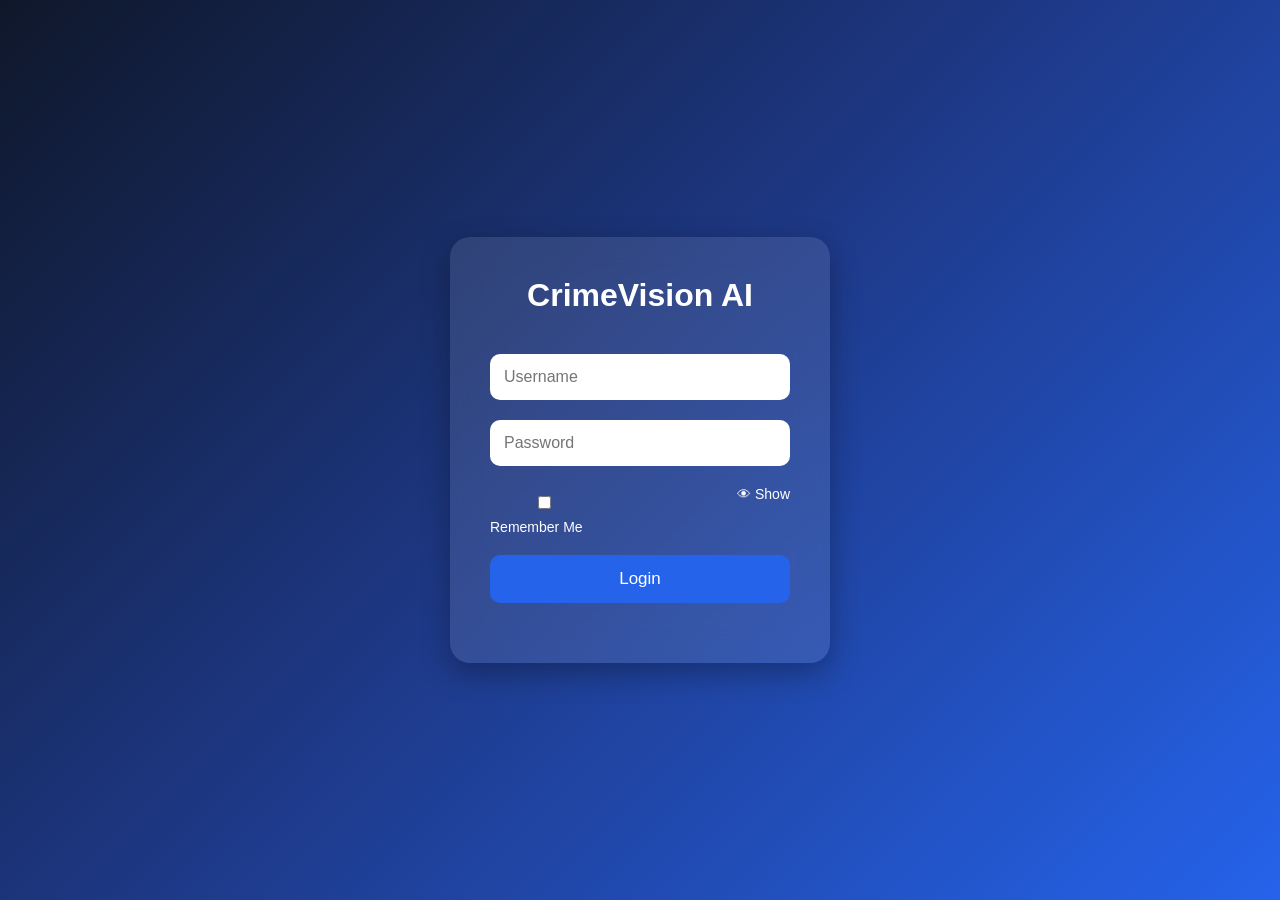
<file: login.html>
<!DOCTYPE html>
<html lang="en">
<head>
<meta charset="UTF-8">
<meta name="viewport" content="width=device-width, initial-scale=1.0">
<title>CrimeVision AI Login</title>

<style>

*{
margin:0;
padding:0;
box-sizing:border-box;
font-family:Segoe UI,sans-serif;
}

body{

height:100vh;
display:flex;
justify-content:center;
align-items:center;
background:linear-gradient(135deg,#0f172a,#1e3a8a,#2563eb);

}

.login-box{

width:380px;
background:rgba(255,255,255,.1);
backdrop-filter:blur(15px);
padding:40px;
border-radius:20px;
color:white;
box-shadow:0 10px 30px rgba(0,0,0,.3);

}

h1{

text-align:center;
margin-bottom:30px;

}

input{

width:100%;
padding:14px;
margin:10px 0;
border:none;
border-radius:10px;
font-size:16px;

}

button{

width:100%;
padding:14px;
margin-top:20px;
border:none;
border-radius:10px;
background:#2563eb;
color:white;
font-size:17px;
cursor:pointer;

}

button:hover{

background:#1d4ed8;

}

.options{

display:flex;
justify-content:space-between;
margin-top:10px;
font-size:14px;

}

</style>

</head>

<body>

<div class="login-box">

<h1>CrimeVision AI</h1>

<input
type="text"
id="username"
placeholder="Username">

<input
type="password"
id="password"
placeholder="Password">

<div class="options">

<label>

<input type="checkbox">

Remember Me

</label>

<span
style="cursor:pointer"
onclick="togglePassword()">

👁 Show

</span>

</div>

<button onclick="login()">

Login

</button>

<p
id="message"
style="margin-top:20px;text-align:center;color:#ffb4b4;">
</p>

</div>

<script>

function togglePassword(){

let pass=document.getElementById("password");

if(pass.type==="password")
pass.type="text";
else
pass.type="password";

}

function login(){

let user=document.getElementById("username").value;
let pass=document.getElementById("password").value;

if(user==="admin" && pass==="admin123"){

window.location.href="index.html";

}else{

document.getElementById("message").innerHTML=
"Invalid Username or Password";

}

}

</script>

</body>
</html>
</file>
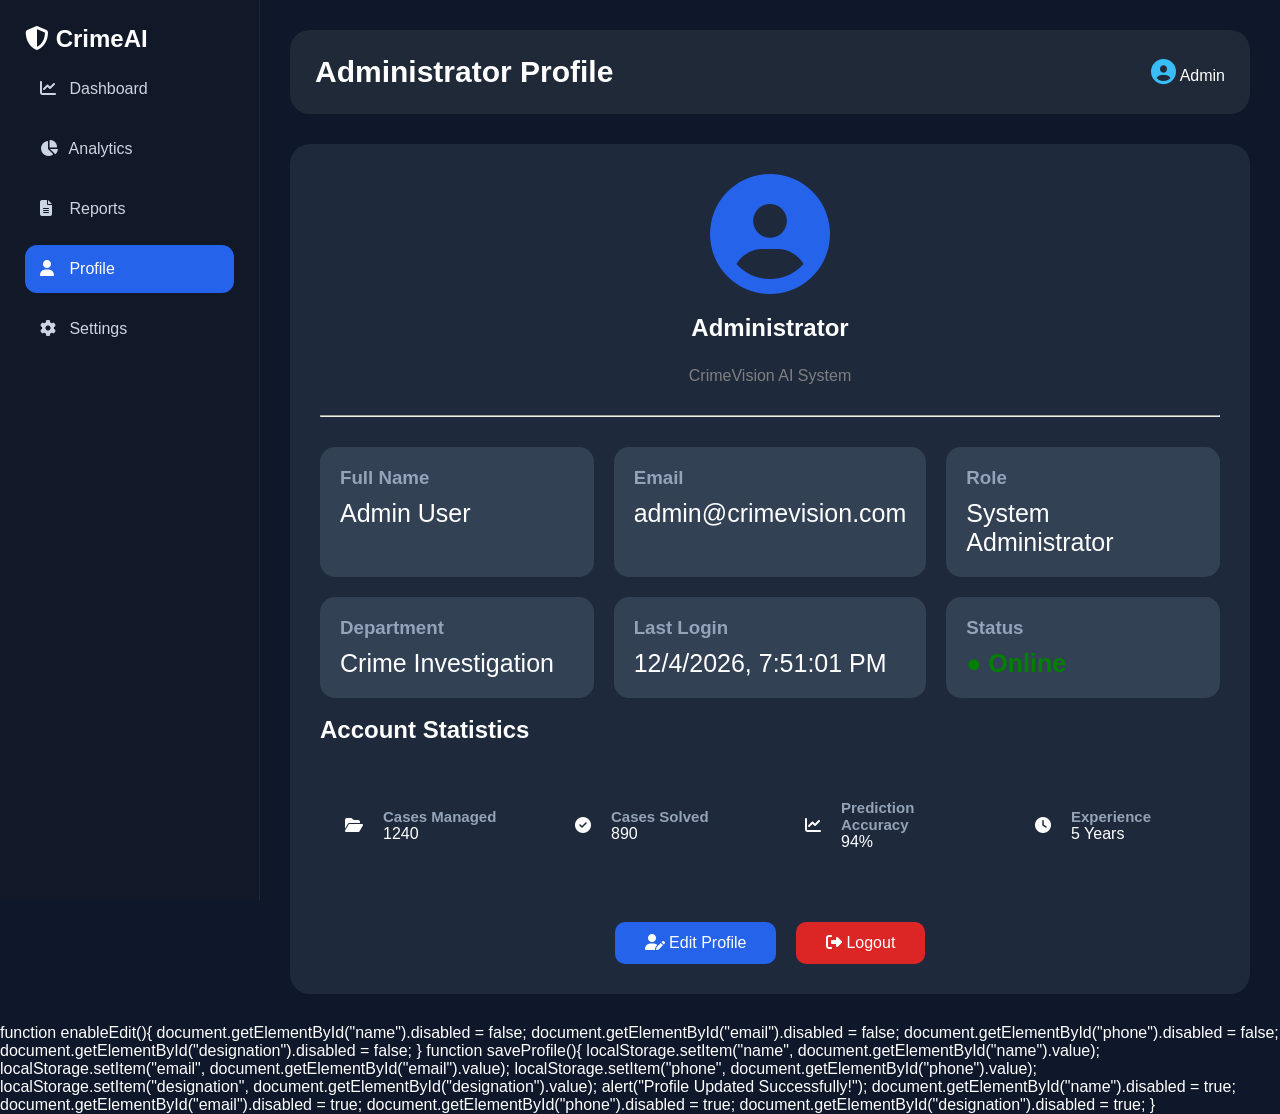
<file: profile.html>
<!DOCTYPE html>
<html lang="en">

<head>

<meta charset="UTF-8">
<meta name="viewport" content="width=device-width, initial-scale=1.0">

<title>CrimeVision AI - Profile</title>

<link rel="stylesheet" href="index.css">

<link rel="stylesheet"
href="https://cdnjs.cloudflare.com/ajax/libs/font-awesome/6.5.1/css/all.min.css">

</head>

<body>

<!-- Sidebar -->

<div class="sidebar">

<h2>
<i class="fa-solid fa-shield-halved"></i>
CrimeAI
</h2>

<ul>

<li onclick="location.href='index.html'">
<i class="fa-solid fa-chart-line"></i>
Dashboard
</li>

<li onclick="location.href='analytics.html'">
<i class="fa-solid fa-chart-pie"></i>
Analytics
</li>

<li onclick="location.href='reports.html'">
<i class="fa-solid fa-file-lines"></i>
Reports
</li>

<li class="active">
<i class="fa-solid fa-user"></i>
Profile
</li>

<li onclick="location.href='settings.html'">
<i class="fa-solid fa-gear"></i>
Settings
</li>

</ul>

</div>

<!-- Main -->

<div class="main">

<header>

<h1>Administrator Profile</h1>

<div class="profile">

<i class="fa-solid fa-user-circle"></i>

Admin

</div>

</header>

<!-- Profile Card -->

<div class="prediction">

<div style="text-align:center;">

<i class="fa-solid fa-circle-user"
style="font-size:120px;color:#2563eb;"></i>

<h2 style="margin-top:20px;">
Administrator
</h2>

<p style="color:gray;">
CrimeVision AI System
</p>

</div>

<hr style="margin:30px 0;">

<div class="analytics-cards">

<div>

<h3>Full Name</h3>

<p>Admin User</p>

</div>

<div>

<h3>Email</h3>

<p>admin@crimevision.com</p>

</div>

<div>

<h3>Role</h3>

<p>System Administrator</p>

</div>

<div>

<h3>Department</h3>

<p>Crime Investigation</p>

</div>

<div>

<h3>Last Login</h3>

<p id="lastLogin"></p>

</div>

<div>

<h3>Status</h3>

<p style="color:green;font-weight:bold;">
● Online
</p>

</div>

</div>

<br>

<h2>Account Statistics</h2>

<div class="cards">

<div class="card">

<i class="fa-solid fa-folder-open"></i>

<div>

<h3>Cases Managed</h3>

<p>1240</p>

</div>

</div>

<div class="card">

<i class="fa-solid fa-check-circle"></i>

<div>

<h3>Cases Solved</h3>

<p>890</p>

</div>

</div>

<div class="card">

<i class="fa-solid fa-chart-line"></i>

<div>

<h3>Prediction Accuracy</h3>

<p>94%</p>

</div>

</div>

<div class="card">

<i class="fa-solid fa-clock"></i>

<div>

<h3>Experience</h3>

<p>5 Years</p>

</div>

</div>

</div>

<br>

<div style="text-align:center;">

<button
onclick="enableEdit()"
style="padding:12px 30px;
background:#2563eb;
color:white;
border:none;
border-radius:10px;
cursor:pointer;
margin-right:15px;">

<i class="fa-solid fa-user-pen"></i>

Edit Profile

</button>

<button
onclick="logout()"
style="padding:12px 30px;
background:#dc2626;
color:white;
border:none;
border-radius:10px;
cursor:pointer;">

<i class="fa-solid fa-right-from-bracket"></i>

Logout

</button>

</div>

</div>

</div>

<script>

document.getElementById("lastLogin").innerHTML =
new Date().toLocaleString();

function editProfile(){

alert("Edit Profile Feature Coming Soon");

}

function logout(){

if(confirm("Are you sure you want to logout?")){

window.location.href="login.html";

}

}

</script>

</body>

</html>
function enableEdit(){

    document.getElementById("name").disabled = false;
    document.getElementById("email").disabled = false;
    document.getElementById("phone").disabled = false;
    document.getElementById("designation").disabled = false;

}

function saveProfile(){

    localStorage.setItem("name", document.getElementById("name").value);
    localStorage.setItem("email", document.getElementById("email").value);
    localStorage.setItem("phone", document.getElementById("phone").value);
    localStorage.setItem("designation", document.getElementById("designation").value);

    alert("Profile Updated Successfully!");

    document.getElementById("name").disabled = true;
    document.getElementById("email").disabled = true;
    document.getElementById("phone").disabled = true;
    document.getElementById("designation").disabled = true;
}
</file>
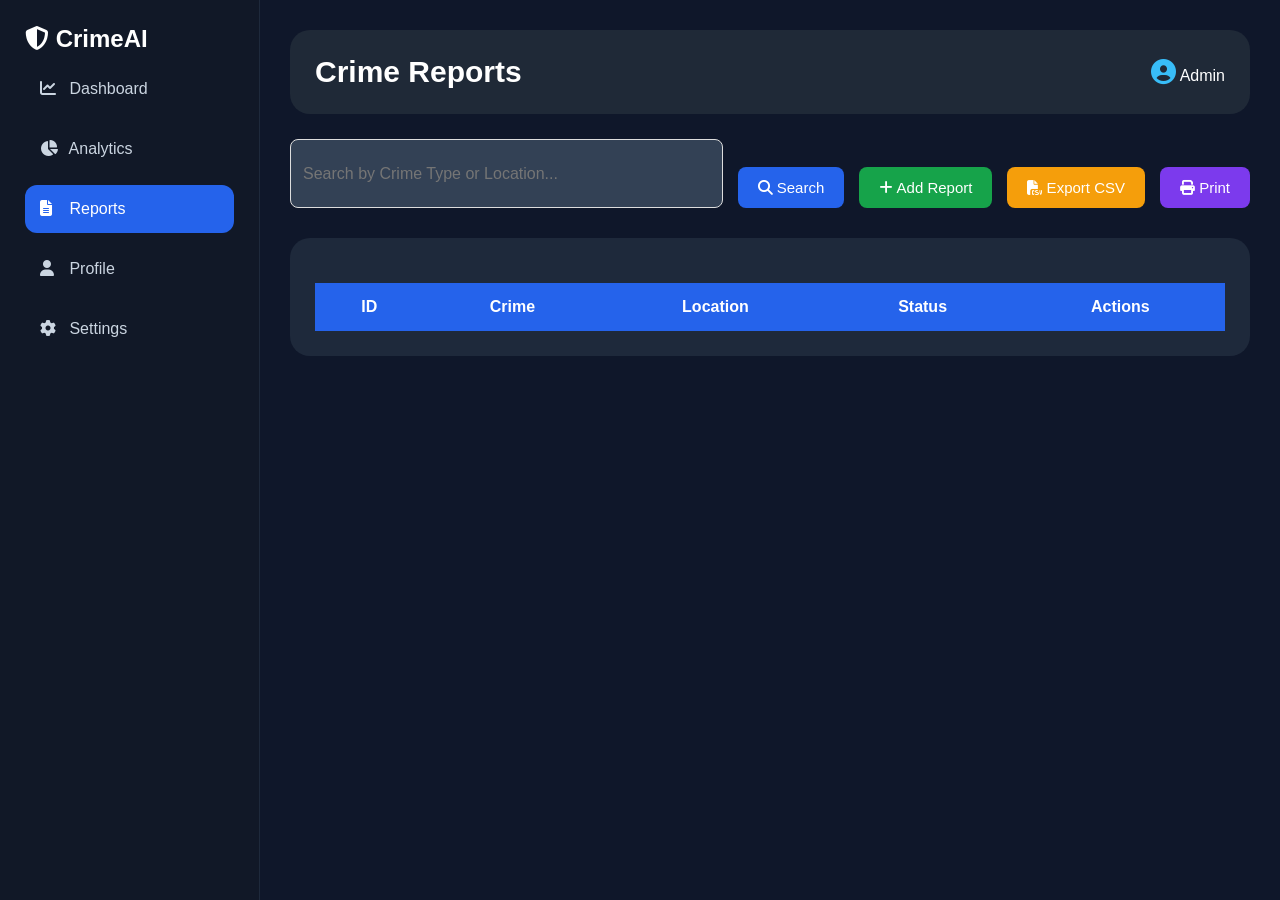
<file: reports.html>
<!DOCTYPE html>
<html lang="en">
<head>

<meta charset="UTF-8">
<meta name="viewport" content="width=device-width, initial-scale=1.0">

<title>CrimeVision AI - Reports</title>

<link rel="stylesheet" href="index.css">

<link rel="stylesheet"
href="https://cdnjs.cloudflare.com/ajax/libs/font-awesome/6.5.1/css/all.min.css">

<style>

.search-section{
display:flex;
gap:15px;
margin:25px 0;
flex-wrap:wrap;
}

.search-section input{

flex:1;
padding:12px;
border:1px solid #ddd;
border-radius:8px;
font-size:16px;

}

.search-section button{

padding:12px 20px;
border:none;
border-radius:8px;
cursor:pointer;
font-size:15px;
background:#2563eb;
color:white;

}

.search-section button:hover{

background:#1d4ed8;

}

.add-btn{

background:#16a34a !important;

}

.export-btn{

background:#f59e0b !important;

}

.print-btn{

background:#7c3aed !important;

}

.modal{

display:none;
position:fixed;
top:0;
left:0;
width:100%;
height:100%;
background:rgba(0,0,0,.5);

}

.modal-content{

background:white;
width:500px;
margin:80px auto;
padding:25px;
border-radius:12px;

}

.modal-content input,
.modal-content select{

width:100%;
padding:12px;
margin:10px 0;
border:1px solid #ddd;
border-radius:8px;

}

.modal-content button{

padding:12px 18px;
border:none;
border-radius:8px;
cursor:pointer;
margin-top:10px;

}

.save-btn{

background:#2563eb;
color:white;

}

.close-btn{

background:red;
color:white;

}

.action-btn{

padding:6px 12px;
border:none;
border-radius:5px;
cursor:pointer;
margin-right:5px;

}

.edit-btn{

background:#2563eb;
color:white;

}

.delete-btn{

background:#dc2626;
color:white;

}

</style>

</head>

<body>

<div class="sidebar">

<h2>

<i class="fa-solid fa-shield-halved"></i>

CrimeAI

</h2>

<ul>

<li onclick="location.href='index.html'">

<i class="fa-solid fa-chart-line"></i>

Dashboard

</li>

<li onclick="location.href='analytics.html'">

<i class="fa-solid fa-chart-pie"></i>

Analytics

</li>

<li class="active">

<i class="fa-solid fa-file-lines"></i>

Reports

</li>

<li onclick="location.href='profile.html'">

<i class="fa-solid fa-user"></i>

Profile

</li>

<li onclick="location.href='settings.html'">

<i class="fa-solid fa-gear"></i>

Settings

</li>

</ul>

</div>

<div class="main">

<header>

<h1>Crime Reports</h1>

<div class="profile">

<i class="fa-solid fa-user-circle"></i>

Admin

</div>

</header>

<div class="search-section">

<input
type="text"
id="searchBox"
placeholder="Search by Crime Type or Location...">

<button onclick="searchReports()">

<i class="fa-solid fa-magnifying-glass"></i>

Search

</button>

<button
class="add-btn"
onclick="openModal()">

<i class="fa-solid fa-plus"></i>

Add Report

</button>

<button
class="export-btn"
onclick="exportCSV()">

<i class="fa-solid fa-file-csv"></i>

Export CSV

</button>

<button
class="print-btn"
onclick="window.print()">

<i class="fa-solid fa-print"></i>

Print

</button>

</div>

<div class="reports">

<table id="reportsTable">

<thead>

<tr>

<th>ID</th>

<th>Crime</th>

<th>Location</th>

<th>Status</th>

<th>Actions</th>

</tr>

</thead>

<tbody>

<!-- Filled by JavaScript -->

</tbody>

</table>

</div>

<!-- Add Report Modal -->

<div
class="modal"
id="reportModal">

<div class="modal-content">

<h2>Add Crime Report</h2>

<input
type="number"
id="crimeId"
placeholder="Crime ID">

<input
type="text"
id="crimeType"
placeholder="Crime Type">

<input
type="text"
id="crimeLocation"
placeholder="Location">

<select id="crimeStatus">

<option>Solved</option>

<option>Pending</option>

</select>

<button
class="save-btn"
onclick="saveReport()">

Save Report

</button>

<button
class="close-btn"
onclick="closeModal()">

Close

</button>

</div>

</div>
</file>
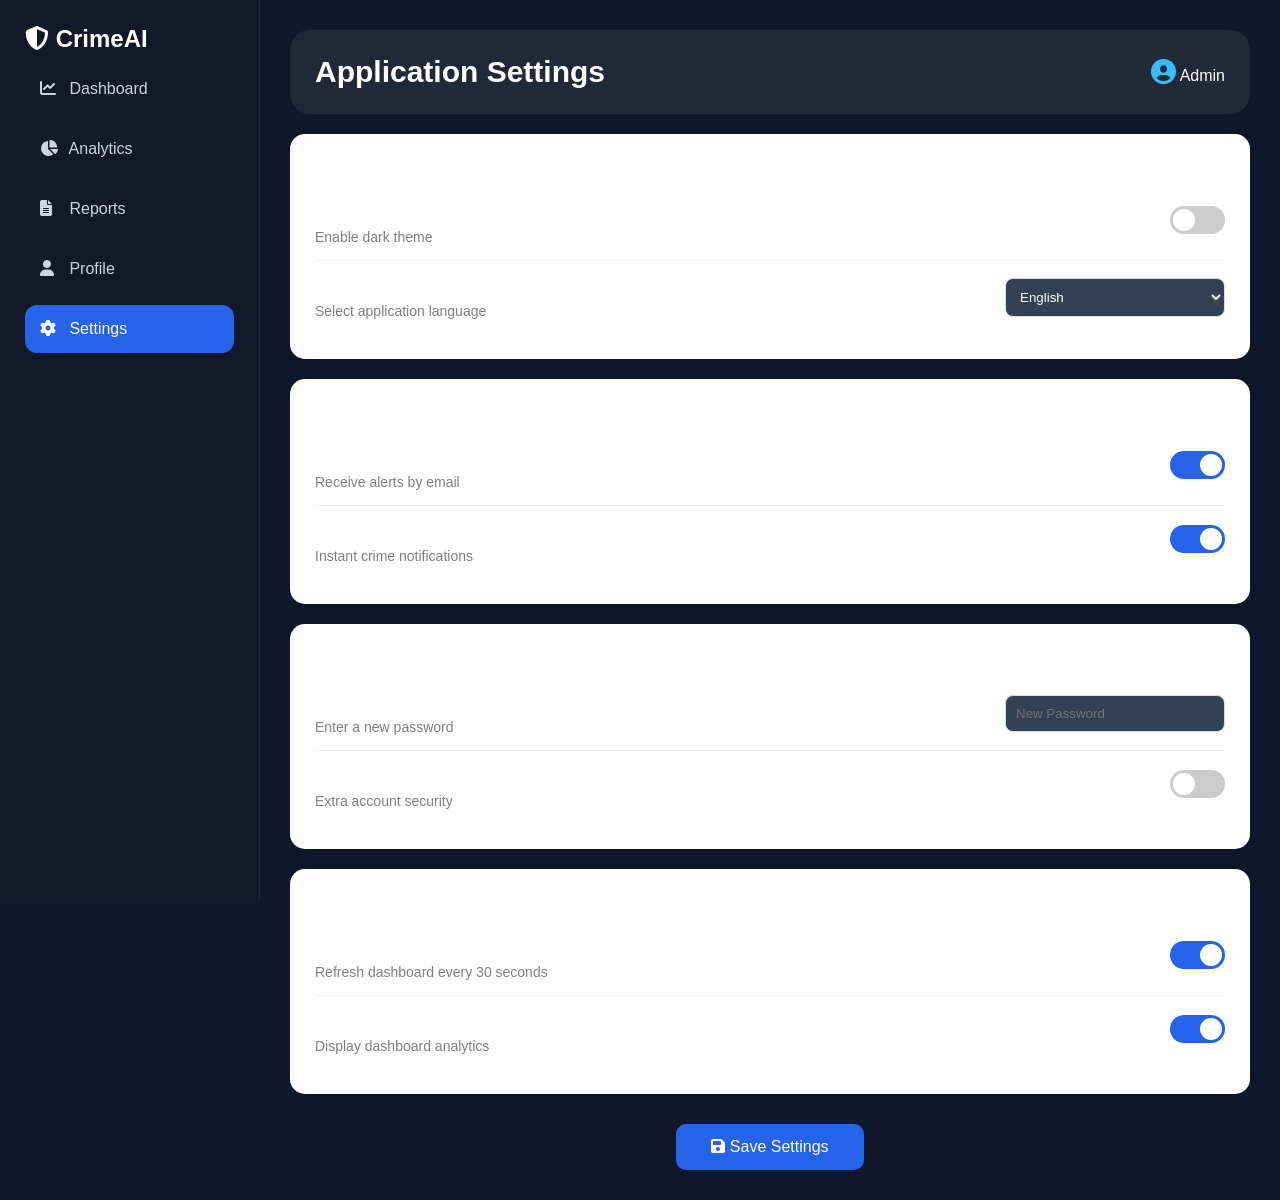
<file: settings.html>
<!DOCTYPE html>
<html lang="en">

<head>

<meta charset="UTF-8">
<meta name="viewport" content="width=device-width, initial-scale=1.0">

<title>CrimeVision AI - Settings</title>

<link rel="stylesheet" href="index.css">

<link rel="stylesheet"
href="https://cdnjs.cloudflare.com/ajax/libs/font-awesome/6.5.1/css/all.min.css">

<style>

.setting-group{
background:white;
padding:25px;
border-radius:15px;
margin-top:20px;
box-shadow:0 5px 15px rgba(0,0,0,.08);
}

.setting-row{
display:flex;
justify-content:space-between;
align-items:center;
padding:15px 0;
border-bottom:1px solid #eee;
}

.setting-row:last-child{
border-bottom:none;
}

.setting-row h3{
margin-bottom:5px;
}

.setting-row p{
font-size:14px;
color:gray;
}

.switch{
position:relative;
display:inline-block;
width:55px;
height:28px;
}

.switch input{
display:none;
}

.slider{
position:absolute;
cursor:pointer;
top:0;
left:0;
right:0;
bottom:0;
background:#ccc;
transition:.4s;
border-radius:34px;
}

.slider:before{
position:absolute;
content:"";
height:22px;
width:22px;
left:3px;
bottom:3px;
background:white;
transition:.4s;
border-radius:50%;
}

input:checked + .slider{
background:#2563eb;
}

input:checked + .slider:before{
transform:translateX(27px);
}

.save-btn{
margin-top:30px;
padding:14px 35px;
background:#2563eb;
color:white;
border:none;
border-radius:10px;
cursor:pointer;
font-size:16px;
}

.save-btn:hover{
background:#1d4ed8;
}

select,input[type=password]{
padding:10px;
border:1px solid #ddd;
border-radius:8px;
width:220px;
}

.dark-mode{
background:#111827;
color:white;
}

.dark-mode header,
.dark-mode .setting-group{
background:#1f2937;
color:white;
}

.dark-mode .setting-row{
border-bottom:1px solid #374151;
}

</style>

</head>

<body>

<!-- Sidebar -->

<div class="sidebar">

<h2>
<i class="fa-solid fa-shield-halved"></i>
CrimeAI
</h2>

<ul>

<li onclick="location.href='index.html'">
<i class="fa-solid fa-chart-line"></i>
Dashboard
</li>

<li onclick="location.href='analytics.html'">
<i class="fa-solid fa-chart-pie"></i>
Analytics
</li>

<li onclick="location.href='reports.html'">
<i class="fa-solid fa-file-lines"></i>
Reports
</li>

<li onclick="location.href='profile.html'">
<i class="fa-solid fa-user"></i>
Profile
</li>

<li class="active">
<i class="fa-solid fa-gear"></i>
Settings
</li>

</ul>

</div>

<!-- Main -->

<div class="main">

<header>

<h1 id="settingsTitle">Application Settings</h1>

<div class="profile">

<i class="fa-solid fa-user-circle"></i>

Admin

</div>

</header>

<!-- Appearance -->

<div class="setting-group">

<h2><i class="fa-solid fa-palette"></i> Appearance</h2>

<div class="setting-row">

<div>

<h3>Dark Mode</h3>

<p>Enable dark theme</p>

</div>

<label class="switch">

<input type="checkbox" id="darkMode">

<span class="slider"></span>

</label>

</div>

<div class="setting-row">

<div>

<h3>Language</h3>

<p>Select application language</p>

</div>

<select id="language">

<option>English</option>

<option>Hindi</option>

<option>Telugu</option>

</select>

</div>

</div>

<!-- Notifications -->

<div class="setting-group">

<h2><i class="fa-solid fa-bell"></i> Notifications</h2>

<div class="setting-row">

<div>

<h3>Email Notifications</h3>

<p>Receive alerts by email</p>

</div>

<label class="switch">

<input type="checkbox" id="notification" checked>

<span class="slider"></span>

</label>

</div>

<div class="setting-row">

<div>

<h3>Crime Alerts</h3>

<p>Instant crime notifications</p>

</div>

<label class="switch">

<input type="checkbox" checked>

<span class="slider"></span>

</label>

</div>

</div>

<!-- Security -->

<div class="setting-group">

<h2><i class="fa-solid fa-lock"></i> Security</h2>

<div class="setting-row">

<div>

<h3>Change Password</h3>

<p>Enter a new password</p>

</div>

<input
type="password"
placeholder="New Password">

</div>

<div class="setting-row">

<div>

<h3>Two-Factor Authentication</h3>

<p>Extra account security</p>

</div>

<label class="switch">

<input type="checkbox">

<span class="slider"></span>

</label>

</div>

</div>

<!-- Dashboard -->

<div class="setting-group">

<h2><i class="fa-solid fa-chart-column"></i> Dashboard</h2>

<div class="setting-row">

<div>

<h3>Auto Refresh</h3>

<p>Refresh dashboard every 30 seconds</p>

</div>

<label class="switch">

<input type="checkbox" checked>

<span class="slider"></span>

</label>

</div>

<div class="setting-row">

<div>

<h3>Show Statistics</h3>

<p>Display dashboard analytics</p>

</div>

<label class="switch">

<input type="checkbox" checked>

<span class="slider"></span>

</label>

</div>

</div>

<center>

<button
class="save-btn"
onclick="saveSettings()">

<i class="fa-solid fa-floppy-disk"></i>

Save Settings

</button>

</center>

</div>

<script src="settings.js"></script>
</body>
</html>
</file>
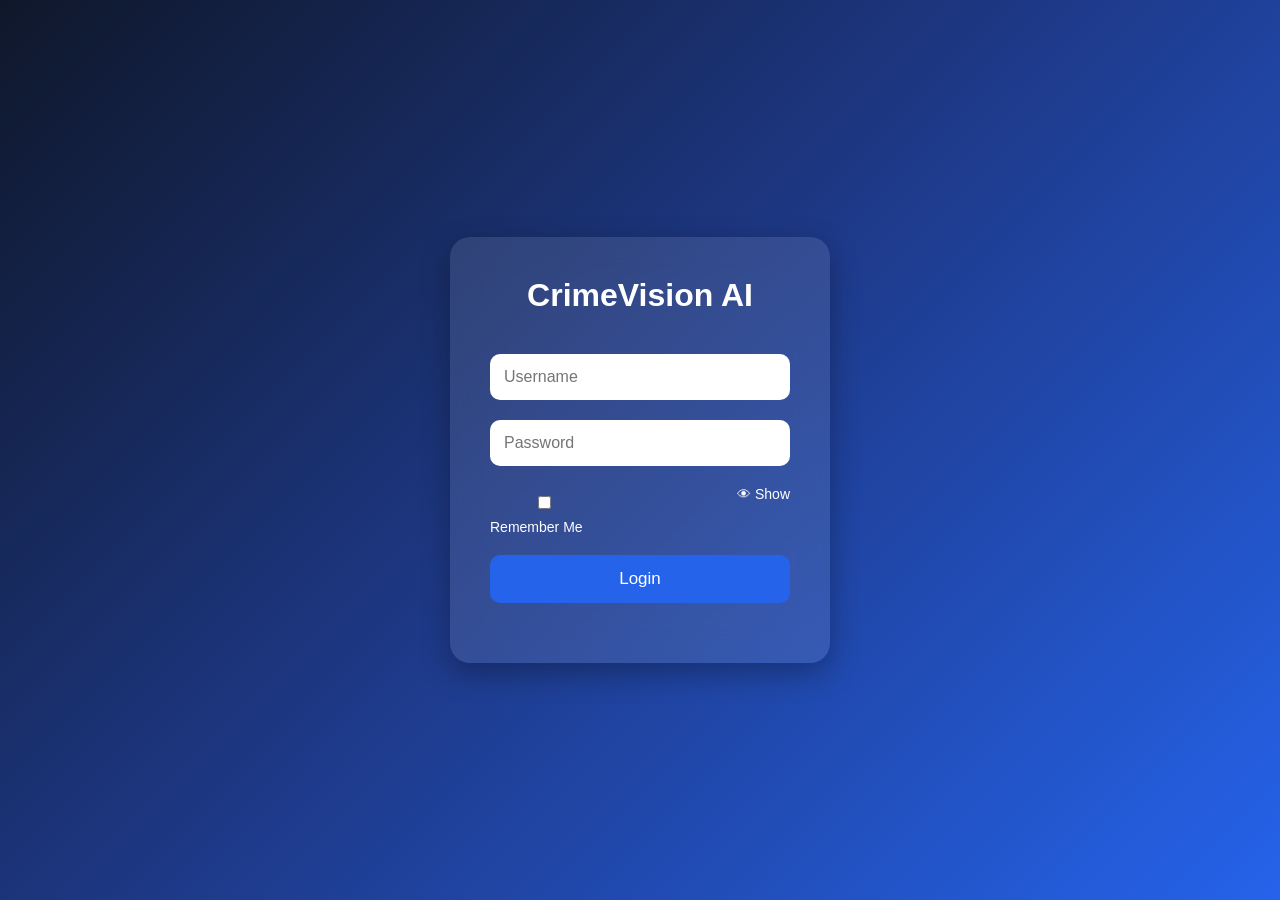
<file: CrimeVision/login.html>
<!DOCTYPE html>
<html lang="en">
<head>
<meta charset="UTF-8">
<meta name="viewport" content="width=device-width, initial-scale=1.0">
<title>CrimeVision AI Login</title>

<style>

*{
margin:0;
padding:0;
box-sizing:border-box;
font-family:Segoe UI,sans-serif;
}

body{

height:100vh;
display:flex;
justify-content:center;
align-items:center;
background:linear-gradient(135deg,#0f172a,#1e3a8a,#2563eb);

}

.login-box{

width:380px;
background:rgba(255,255,255,.1);
backdrop-filter:blur(15px);
padding:40px;
border-radius:20px;
color:white;
box-shadow:0 10px 30px rgba(0,0,0,.3);

}

h1{

text-align:center;
margin-bottom:30px;

}

input{

width:100%;
padding:14px;
margin:10px 0;
border:none;
border-radius:10px;
font-size:16px;

}

button{

width:100%;
padding:14px;
margin-top:20px;
border:none;
border-radius:10px;
background:#2563eb;
color:white;
font-size:17px;
cursor:pointer;

}

button:hover{

background:#1d4ed8;

}

.options{

display:flex;
justify-content:space-between;
margin-top:10px;
font-size:14px;

}

</style>

</head>

<body>

<div class="login-box">

<h1>CrimeVision AI</h1>

<input
type="text"
id="username"
placeholder="Username">

<input
type="password"
id="password"
placeholder="Password">

<div class="options">

<label>

<input type="checkbox">

Remember Me

</label>

<span
style="cursor:pointer"
onclick="togglePassword()">

👁 Show

</span>

</div>

<button onclick="login()">

Login

</button>

<p
id="message"
style="margin-top:20px;text-align:center;color:#ffb4b4;">
</p>

</div>

<script>

function togglePassword(){

let pass=document.getElementById("password");

if(pass.type==="password")
pass.type="text";
else
pass.type="password";

}

function login(){

let user=document.getElementById("username").value;
let pass=document.getElementById("password").value;

if(user==="admin" && pass==="admin123"){

window.location.href="index.html";

}else{

document.getElementById("message").innerHTML=
"Invalid Username or Password";

}

}

</script>

</body>
</html>
</file>
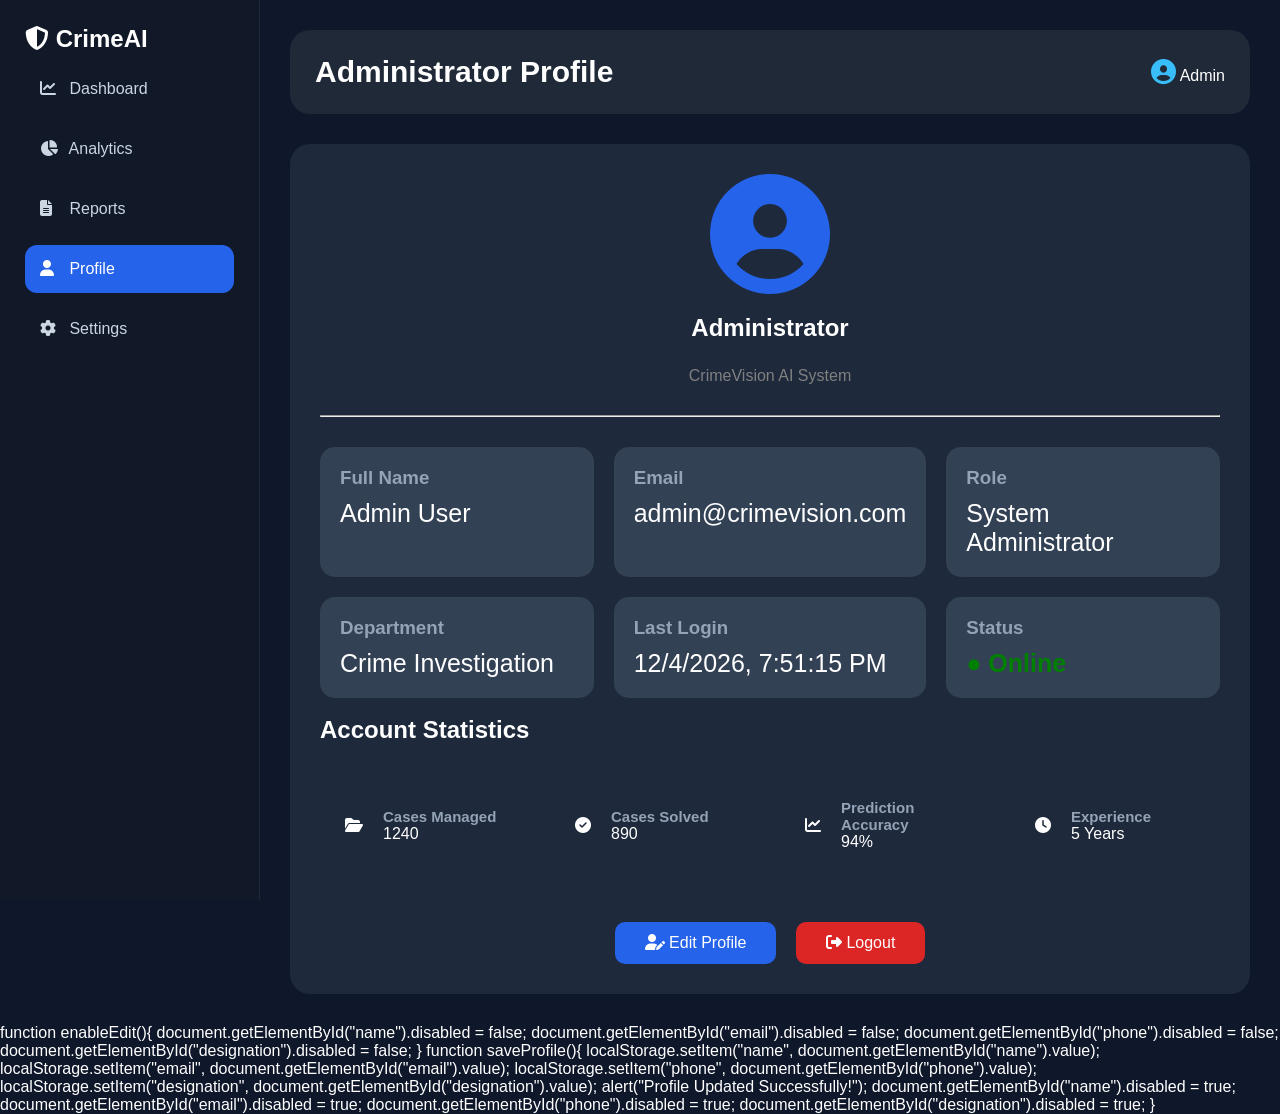
<file: CrimeVision/profile.html>
<!DOCTYPE html>
<html lang="en">

<head>

<meta charset="UTF-8">
<meta name="viewport" content="width=device-width, initial-scale=1.0">

<title>CrimeVision AI - Profile</title>

<link rel="stylesheet" href="index.css">

<link rel="stylesheet"
href="https://cdnjs.cloudflare.com/ajax/libs/font-awesome/6.5.1/css/all.min.css">

</head>

<body>

<!-- Sidebar -->

<div class="sidebar">

<h2>
<i class="fa-solid fa-shield-halved"></i>
CrimeAI
</h2>

<ul>

<li onclick="location.href='index.html'">
<i class="fa-solid fa-chart-line"></i>
Dashboard
</li>

<li onclick="location.href='analytics.html'">
<i class="fa-solid fa-chart-pie"></i>
Analytics
</li>

<li onclick="location.href='reports.html'">
<i class="fa-solid fa-file-lines"></i>
Reports
</li>

<li class="active">
<i class="fa-solid fa-user"></i>
Profile
</li>

<li onclick="location.href='settings.html'">
<i class="fa-solid fa-gear"></i>
Settings
</li>

</ul>

</div>

<!-- Main -->

<div class="main">

<header>

<h1>Administrator Profile</h1>

<div class="profile">

<i class="fa-solid fa-user-circle"></i>

Admin

</div>

</header>

<!-- Profile Card -->

<div class="prediction">

<div style="text-align:center;">

<i class="fa-solid fa-circle-user"
style="font-size:120px;color:#2563eb;"></i>

<h2 style="margin-top:20px;">
Administrator
</h2>

<p style="color:gray;">
CrimeVision AI System
</p>

</div>

<hr style="margin:30px 0;">

<div class="analytics-cards">

<div>

<h3>Full Name</h3>

<p>Admin User</p>

</div>

<div>

<h3>Email</h3>

<p>admin@crimevision.com</p>

</div>

<div>

<h3>Role</h3>

<p>System Administrator</p>

</div>

<div>

<h3>Department</h3>

<p>Crime Investigation</p>

</div>

<div>

<h3>Last Login</h3>

<p id="lastLogin"></p>

</div>

<div>

<h3>Status</h3>

<p style="color:green;font-weight:bold;">
● Online
</p>

</div>

</div>

<br>

<h2>Account Statistics</h2>

<div class="cards">

<div class="card">

<i class="fa-solid fa-folder-open"></i>

<div>

<h3>Cases Managed</h3>

<p>1240</p>

</div>

</div>

<div class="card">

<i class="fa-solid fa-check-circle"></i>

<div>

<h3>Cases Solved</h3>

<p>890</p>

</div>

</div>

<div class="card">

<i class="fa-solid fa-chart-line"></i>

<div>

<h3>Prediction Accuracy</h3>

<p>94%</p>

</div>

</div>

<div class="card">

<i class="fa-solid fa-clock"></i>

<div>

<h3>Experience</h3>

<p>5 Years</p>

</div>

</div>

</div>

<br>

<div style="text-align:center;">

<button
onclick="enableEdit()"
style="padding:12px 30px;
background:#2563eb;
color:white;
border:none;
border-radius:10px;
cursor:pointer;
margin-right:15px;">

<i class="fa-solid fa-user-pen"></i>

Edit Profile

</button>

<button
onclick="logout()"
style="padding:12px 30px;
background:#dc2626;
color:white;
border:none;
border-radius:10px;
cursor:pointer;">

<i class="fa-solid fa-right-from-bracket"></i>

Logout

</button>

</div>

</div>

</div>

<script>

document.getElementById("lastLogin").innerHTML =
new Date().toLocaleString();

function editProfile(){

alert("Edit Profile Feature Coming Soon");

}

function logout(){

if(confirm("Are you sure you want to logout?")){

window.location.href="login.html";

}

}

</script>

</body>

</html>
function enableEdit(){

    document.getElementById("name").disabled = false;
    document.getElementById("email").disabled = false;
    document.getElementById("phone").disabled = false;
    document.getElementById("designation").disabled = false;

}

function saveProfile(){

    localStorage.setItem("name", document.getElementById("name").value);
    localStorage.setItem("email", document.getElementById("email").value);
    localStorage.setItem("phone", document.getElementById("phone").value);
    localStorage.setItem("designation", document.getElementById("designation").value);

    alert("Profile Updated Successfully!");

    document.getElementById("name").disabled = true;
    document.getElementById("email").disabled = true;
    document.getElementById("phone").disabled = true;
    document.getElementById("designation").disabled = true;
}
</file>
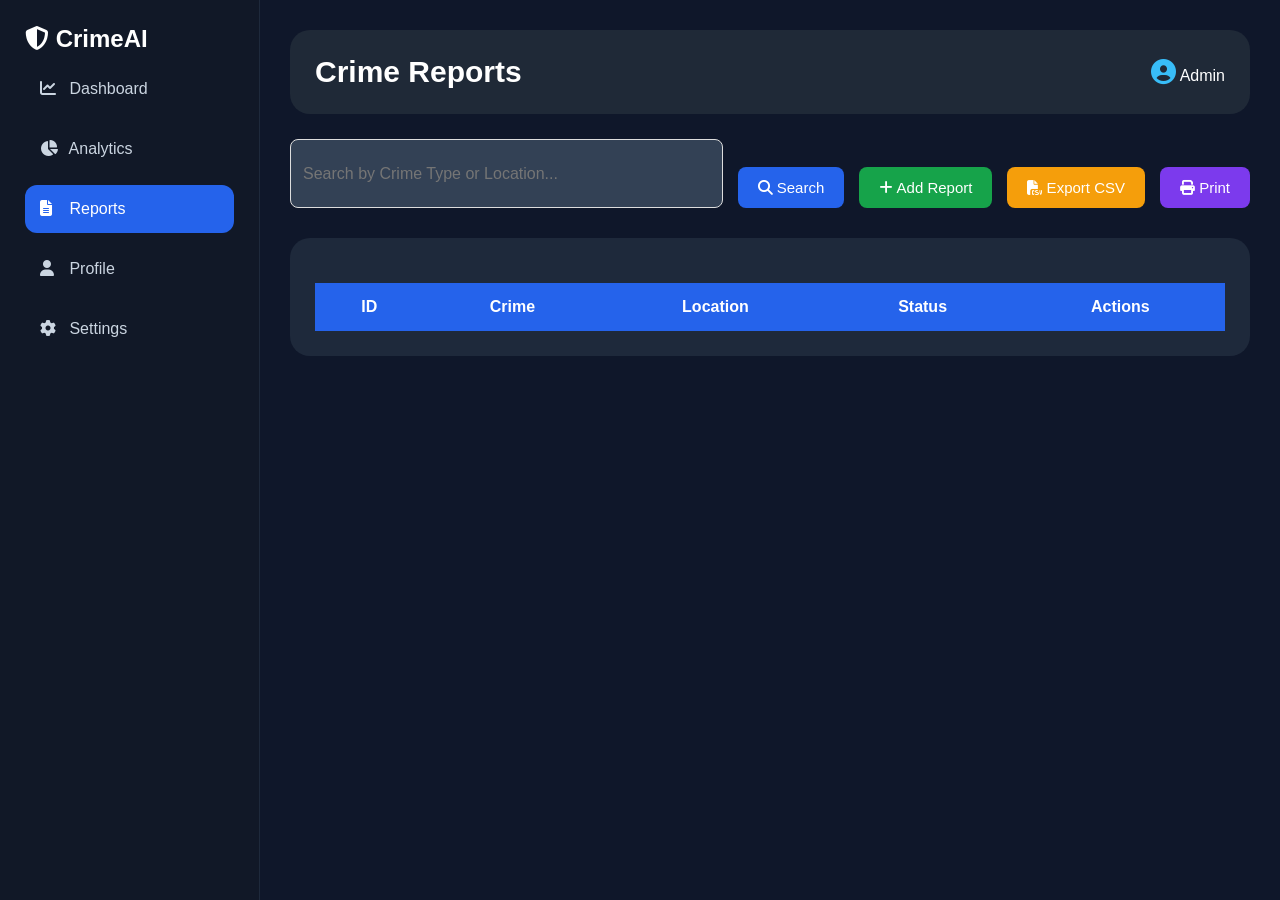
<file: CrimeVision/reports.html>
<!DOCTYPE html>
<html lang="en">
<head>

<meta charset="UTF-8">
<meta name="viewport" content="width=device-width, initial-scale=1.0">

<title>CrimeVision AI - Reports</title>

<link rel="stylesheet" href="index.css">

<link rel="stylesheet"
href="https://cdnjs.cloudflare.com/ajax/libs/font-awesome/6.5.1/css/all.min.css">

<style>

.search-section{
display:flex;
gap:15px;
margin:25px 0;
flex-wrap:wrap;
}

.search-section input{

flex:1;
padding:12px;
border:1px solid #ddd;
border-radius:8px;
font-size:16px;

}

.search-section button{

padding:12px 20px;
border:none;
border-radius:8px;
cursor:pointer;
font-size:15px;
background:#2563eb;
color:white;

}

.search-section button:hover{

background:#1d4ed8;

}

.add-btn{

background:#16a34a !important;

}

.export-btn{

background:#f59e0b !important;

}

.print-btn{

background:#7c3aed !important;

}

.modal{

display:none;
position:fixed;
top:0;
left:0;
width:100%;
height:100%;
background:rgba(0,0,0,.5);

}

.modal-content{

background:white;
width:500px;
margin:80px auto;
padding:25px;
border-radius:12px;

}

.modal-content input,
.modal-content select{

width:100%;
padding:12px;
margin:10px 0;
border:1px solid #ddd;
border-radius:8px;

}

.modal-content button{

padding:12px 18px;
border:none;
border-radius:8px;
cursor:pointer;
margin-top:10px;

}

.save-btn{

background:#2563eb;
color:white;

}

.close-btn{

background:red;
color:white;

}

.action-btn{

padding:6px 12px;
border:none;
border-radius:5px;
cursor:pointer;
margin-right:5px;

}

.edit-btn{

background:#2563eb;
color:white;

}

.delete-btn{

background:#dc2626;
color:white;

}

</style>

</head>

<body>

<div class="sidebar">

<h2>

<i class="fa-solid fa-shield-halved"></i>

CrimeAI

</h2>

<ul>

<li onclick="location.href='index.html'">

<i class="fa-solid fa-chart-line"></i>

Dashboard

</li>

<li onclick="location.href='analytics.html'">

<i class="fa-solid fa-chart-pie"></i>

Analytics

</li>

<li class="active">

<i class="fa-solid fa-file-lines"></i>

Reports

</li>

<li onclick="location.href='profile.html'">

<i class="fa-solid fa-user"></i>

Profile

</li>

<li onclick="location.href='settings.html'">

<i class="fa-solid fa-gear"></i>

Settings

</li>

</ul>

</div>

<div class="main">

<header>

<h1>Crime Reports</h1>

<div class="profile">

<i class="fa-solid fa-user-circle"></i>

Admin

</div>

</header>

<div class="search-section">

<input
type="text"
id="searchBox"
placeholder="Search by Crime Type or Location...">

<button onclick="searchReports()">

<i class="fa-solid fa-magnifying-glass"></i>

Search

</button>

<button
class="add-btn"
onclick="openModal()">

<i class="fa-solid fa-plus"></i>

Add Report

</button>

<button
class="export-btn"
onclick="exportCSV()">

<i class="fa-solid fa-file-csv"></i>

Export CSV

</button>

<button
class="print-btn"
onclick="window.print()">

<i class="fa-solid fa-print"></i>

Print

</button>

</div>

<div class="reports">

<table id="reportsTable">

<thead>

<tr>

<th>ID</th>

<th>Crime</th>

<th>Location</th>

<th>Status</th>

<th>Actions</th>

</tr>

</thead>

<tbody>

<!-- Filled by JavaScript -->

</tbody>

</table>

</div>

<!-- Add Report Modal -->

<div
class="modal"
id="reportModal">

<div class="modal-content">

<h2>Add Crime Report</h2>

<input
type="number"
id="crimeId"
placeholder="Crime ID">

<input
type="text"
id="crimeType"
placeholder="Crime Type">

<input
type="text"
id="crimeLocation"
placeholder="Location">

<select id="crimeStatus">

<option>Solved</option>

<option>Pending</option>

</select>

<button
class="save-btn"
onclick="saveReport()">

Save Report

</button>

<button
class="close-btn"
onclick="closeModal()">

Close

</button>

</div>

</div>
</file>
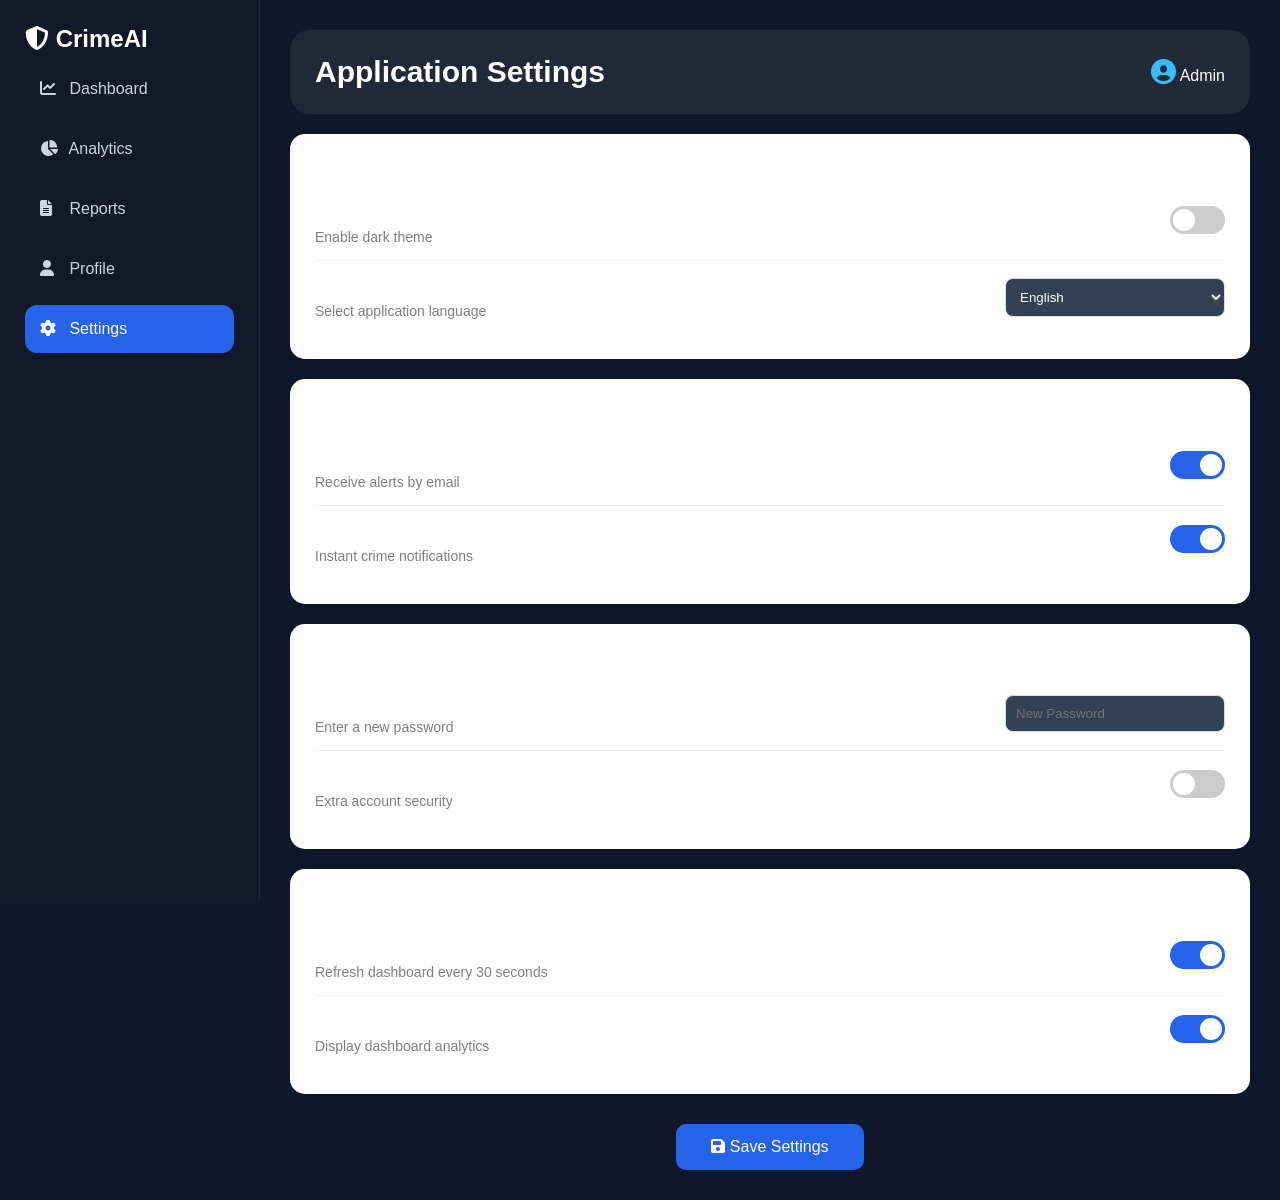
<file: CrimeVision/settings.html>
<!DOCTYPE html>
<html lang="en">

<head>

<meta charset="UTF-8">
<meta name="viewport" content="width=device-width, initial-scale=1.0">

<title>CrimeVision AI - Settings</title>

<link rel="stylesheet" href="index.css">

<link rel="stylesheet"
href="https://cdnjs.cloudflare.com/ajax/libs/font-awesome/6.5.1/css/all.min.css">

<style>

.setting-group{
background:white;
padding:25px;
border-radius:15px;
margin-top:20px;
box-shadow:0 5px 15px rgba(0,0,0,.08);
}

.setting-row{
display:flex;
justify-content:space-between;
align-items:center;
padding:15px 0;
border-bottom:1px solid #eee;
}

.setting-row:last-child{
border-bottom:none;
}

.setting-row h3{
margin-bottom:5px;
}

.setting-row p{
font-size:14px;
color:gray;
}

.switch{
position:relative;
display:inline-block;
width:55px;
height:28px;
}

.switch input{
display:none;
}

.slider{
position:absolute;
cursor:pointer;
top:0;
left:0;
right:0;
bottom:0;
background:#ccc;
transition:.4s;
border-radius:34px;
}

.slider:before{
position:absolute;
content:"";
height:22px;
width:22px;
left:3px;
bottom:3px;
background:white;
transition:.4s;
border-radius:50%;
}

input:checked + .slider{
background:#2563eb;
}

input:checked + .slider:before{
transform:translateX(27px);
}

.save-btn{
margin-top:30px;
padding:14px 35px;
background:#2563eb;
color:white;
border:none;
border-radius:10px;
cursor:pointer;
font-size:16px;
}

.save-btn:hover{
background:#1d4ed8;
}

select,input[type=password]{
padding:10px;
border:1px solid #ddd;
border-radius:8px;
width:220px;
}

.dark-mode{
background:#111827;
color:white;
}

.dark-mode header,
.dark-mode .setting-group{
background:#1f2937;
color:white;
}

.dark-mode .setting-row{
border-bottom:1px solid #374151;
}

</style>

</head>

<body>

<!-- Sidebar -->

<div class="sidebar">

<h2>
<i class="fa-solid fa-shield-halved"></i>
CrimeAI
</h2>

<ul>

<li onclick="location.href='index.html'">
<i class="fa-solid fa-chart-line"></i>
Dashboard
</li>

<li onclick="location.href='analytics.html'">
<i class="fa-solid fa-chart-pie"></i>
Analytics
</li>

<li onclick="location.href='reports.html'">
<i class="fa-solid fa-file-lines"></i>
Reports
</li>

<li onclick="location.href='profile.html'">
<i class="fa-solid fa-user"></i>
Profile
</li>

<li class="active">
<i class="fa-solid fa-gear"></i>
Settings
</li>

</ul>

</div>

<!-- Main -->

<div class="main">

<header>

<h1 id="settingsTitle">Application Settings</h1>

<div class="profile">

<i class="fa-solid fa-user-circle"></i>

Admin

</div>

</header>

<!-- Appearance -->

<div class="setting-group">

<h2><i class="fa-solid fa-palette"></i> Appearance</h2>

<div class="setting-row">

<div>

<h3>Dark Mode</h3>

<p>Enable dark theme</p>

</div>

<label class="switch">

<input type="checkbox" id="darkMode">

<span class="slider"></span>

</label>

</div>

<div class="setting-row">

<div>

<h3>Language</h3>

<p>Select application language</p>

</div>

<select id="language">

<option>English</option>

<option>Hindi</option>

<option>Telugu</option>

</select>

</div>

</div>

<!-- Notifications -->

<div class="setting-group">

<h2><i class="fa-solid fa-bell"></i> Notifications</h2>

<div class="setting-row">

<div>

<h3>Email Notifications</h3>

<p>Receive alerts by email</p>

</div>

<label class="switch">

<input type="checkbox" id="notification" checked>

<span class="slider"></span>

</label>

</div>

<div class="setting-row">

<div>

<h3>Crime Alerts</h3>

<p>Instant crime notifications</p>

</div>

<label class="switch">

<input type="checkbox" checked>

<span class="slider"></span>

</label>

</div>

</div>

<!-- Security -->

<div class="setting-group">

<h2><i class="fa-solid fa-lock"></i> Security</h2>

<div class="setting-row">

<div>

<h3>Change Password</h3>

<p>Enter a new password</p>

</div>

<input
type="password"
placeholder="New Password">

</div>

<div class="setting-row">

<div>

<h3>Two-Factor Authentication</h3>

<p>Extra account security</p>

</div>

<label class="switch">

<input type="checkbox">

<span class="slider"></span>

</label>

</div>

</div>

<!-- Dashboard -->

<div class="setting-group">

<h2><i class="fa-solid fa-chart-column"></i> Dashboard</h2>

<div class="setting-row">

<div>

<h3>Auto Refresh</h3>

<p>Refresh dashboard every 30 seconds</p>

</div>

<label class="switch">

<input type="checkbox" checked>

<span class="slider"></span>

</label>

</div>

<div class="setting-row">

<div>

<h3>Show Statistics</h3>

<p>Display dashboard analytics</p>

</div>

<label class="switch">

<input type="checkbox" checked>

<span class="slider"></span>

</label>

</div>

</div>

<center>

<button
class="save-btn"
onclick="saveSettings()">

<i class="fa-solid fa-floppy-disk"></i>

Save Settings

</button>

</center>

</div>

<script src="settings.js"></script>
</body>
</html>
</file>
<file: index.css>
/* =========================
   RESET
========================= */

*{
    margin:0;
    padding:0;
    box-sizing:border-box;
    font-family:"Segoe UI",sans-serif;
}


body{

    background:#0f172a;

    color:white;

}



/* =========================
   SIDEBAR
========================= */


.sidebar{

    width:260px;

    height:100vh;

    position:fixed;

    left:0;

    top:0;

    background:#111827;

    padding:25px;

    border-right:1px solid #1e293b;

}



.logo{

    font-size:28px;

    font-weight:bold;

    color:#38bdf8;

    margin-bottom:40px;

}


.logo i{

    margin-right:10px;

}



.sidebar ul{

    list-style:none;

}



.sidebar ul li{

    padding:15px;

    margin:12px 0;

    border-radius:12px;

    cursor:pointer;

    color:#cbd5e1;

    transition:.3s;

}



.sidebar ul li i{

    width:25px;

}



.sidebar ul li:hover,
.sidebar ul .active{

    background:#2563eb;

    color:white;

}






/* USER */

.user-box{

    position:absolute;

    bottom:30px;

    display:flex;

    gap:15px;

    align-items:center;

}



.user-box i{

    font-size:40px;

    color:#38bdf8;

}


.user-box p{

    color:#94a3b8;

}






/* =========================
 MAIN
========================= */


.main{

    margin-left:260px;

    padding:30px;

}






/* =========================
 HEADER
========================= */


header{

    background:#1f2937;
    color:white;

    padding:25px;

    border-radius:20px;

    display:flex;

    justify-content:space-between;

    align-items:center;

}



header h1{

    font-size:30px;

}



header p{

    color:#94a3b8;

    margin-top:8px;

}



.profile i{

    font-size:25px;

    margin-left:20px;

    color:#38bdf8;

}
.light-mode header{
    background:white;
    color:black;
    box-shadow:0 5px 15px rgba(0,0,0,0.1);
}

.light-mode header p{
    color:#555;
}

.light-mode .profile{
    color:black;
}









/* =========================
 CARDS
========================= */


.cards{

    display:grid;

    grid-template-columns:repeat(4,1fr);

    gap:20px;

    margin-top:30px;

}



.card{

    background:#1e293b;

    padding:25px;

    border-radius:20px;

    display:flex;

    gap:20px;

    align-items:center;

    transition:.3s;

}



.card:hover{

    transform:translateY(-8px);

}



.icon{

    background:#2563eb;

    width:60px;

    height:60px;

    display:flex;

    justify-content:center;

    align-items:center;

    border-radius:15px;

}



.icon i{

    font-size:28px;

}



.card h3{

    color:#94a3b8;

    font-size:15px;

}



.card h2{

    font-size:32px;

    margin:5px 0;

}



.card span{

    color:#64748b;

}







/* =========================
 PREDICTION
========================= */


.prediction{

    background:#1e293b;

    margin-top:30px;

    padding:30px;

    border-radius:20px;

}



.prediction h2{

    margin-bottom:25px;

}



.prediction-form{

    display:flex;

    gap:20px;

}



.prediction-form div{

    flex:1;

}



label{

    display:block;

    margin-bottom:8px;

    color:#94a3b8;

}



input,
select{

    width:100%;

    padding:14px;

    border-radius:10px;

    border:none;

    background:#334155;

    color:white;

}



button{

    margin-top:28px;

    padding:14px 25px;

    border:none;

    border-radius:10px;

    background:#2563eb;

    color:white;

    cursor:pointer;

    font-size:16px;

}



button:hover{

    background:#1d4ed8;

}



#result{

    margin-top:20px;

    background:#0f172a;

    padding:20px;

    border-radius:12px;

}








/* =========================
 CHARTS
========================= */


.charts{

    display:grid;

    grid-template-columns:1fr 1fr;

    gap:25px;

    margin-top:30px;

}



.chart-box{

    background:#1e293b;

    padding:25px;

    border-radius:20px;

}



.chart-box h2{

    margin-bottom:20px;

}







/* =========================
 MAP
========================= */


.map-section{

    background:#1e293b;

    padding:25px;

    border-radius:20px;

    margin-top:30px;

}



#map{

    height:450px;
    width:100%;
    border-radius:15px;
    margin-top:20px;

}







/* =========================
 ANALYTICS
========================= */


.analytics{

    margin-top:30px;

    background:#1e293b;

    padding:25px;

    border-radius:20px;

}



.analytics-cards{

    display:grid;

    grid-template-columns:repeat(3,1fr);

    gap:20px;

    margin-top:20px;

}



.analytics-cards div{

    background:#334155;

    padding:20px;

    border-radius:15px;

}



.analytics-cards h3{

    color:#94a3b8;

}



.analytics-cards p{

    font-size:25px;

    margin-top:10px;

}







/* =========================
 REPORTS
========================= */


.reports{

    margin-top:30px;

    background:#1e293b;

    padding:25px;

    border-radius:20px;

}



table{

    width:100%;

    margin-top:20px;

    border-collapse:collapse;

}



th{

    background:#2563eb;

    padding:15px;

}



td{

    padding:15px;

    border-bottom:1px solid #334155;

}



.solved{

    color:#22c55e;

}



.pending{

    color:#ef4444;

}







/* =========================
 SETTINGS
========================= */


.settings{

    margin-top:30px;

    background:#1e293b;

    padding:25px;

    border-radius:20px;

}



.settings-card{

    background:#334155;

    padding:20px;

    border-radius:15px;

    margin-top:15px;

}



.settings-card p{

    margin:12px;

}







/* =========================
 RESPONSIVE
========================= */


@media(max-width:1100px){


.cards{

grid-template-columns:repeat(2,1fr);

}


.charts{

grid-template-columns:1fr;

}


}



@media(max-width:700px){


.sidebar{

display:none;

}


.main{

margin-left:0;

}


.cards{

grid-template-columns:1fr;

}


.prediction-form{

flex-direction:column;

}



.analytics-cards{

grid-template-columns:1fr;

}



}
/* =========================
 SETTINGS
========================= */

.settings{
    margin-top:40px;
    background:#1e293b;
    padding:25px;
    border-radius:20px;
}

.settings-card{
    background:#1d2335;
    border-radius:15px;
    padding:30px;
    color:white;
    max-width:600px;
    box-shadow:0 10px 30px rgba(0,0,0,.3);
}

.settings-card h3{
    margin-bottom:20px;
}

.settings-card label{
    display:block;
    margin-top:20px;
    font-weight:600;
}

.settings-card select,
.settings-card button{
    width:100%;
    padding:12px;
    margin-top:10px;
    border:none;
    border-radius:8px;
    font-size:16px;
}

.settings-card button{
    margin-top:25px;
    background:#3b82f6;
    color:white;
    cursor:pointer;
}

.settings-card button:hover{
    background:#2563eb;
}

.settings-card input[type="checkbox"]{
    transform:scale(1.2);
    margin-right:10px;
}


/* =========================
 LIGHT MODE
========================= */

body.light-mode{
    background:#eef2f7;
    color:#222;
}

/* Sidebar */

body.light-mode .sidebar{
    background:#ffffff;
    border-right:1px solid #ddd;
}

body.light-mode .logo{
    color:#2563eb;
}

body.light-mode .sidebar ul li{
    color:#333;
}

body.light-mode .sidebar ul li.active,
body.light-mode .sidebar ul li:hover{
    color:white;
}

/* Header */

body.light-mode header{
    background:#ffffff;
    color:#222;
    box-shadow:0 4px 12px rgba(0,0,0,.08);
}

body.light-mode header p{
    color:#666;
}

/* Cards */

body.light-mode .card{
    background:#ffffff;
    color:#222;
    box-shadow:0 5px 15px rgba(0,0,0,.08);
}

body.light-mode .card h3{
    color:#666;
}

body.light-mode .card span{
    color:#666;
}

/* Prediction */

body.light-mode .prediction{
    background:#ffffff;
    color:#222;
    box-shadow:0 5px 15px rgba(0,0,0,.08);
}

body.light-mode #result{
    background:#f5f5f5;
    color:#222;
}

/* Charts */

body.light-mode .chart-box{
    background:#ffffff;
    color:#222;
    box-shadow:0 5px 15px rgba(0,0,0,.08);
}

/* Map */

body.light-mode .map-section{
    background:#ffffff;
    color:#222;
    box-shadow:0 5px 15px rgba(0,0,0,.08);
}

/* Analytics */

body.light-mode .analytics{
    background:#ffffff;
    color:#222;
    box-shadow:0 5px 15px rgba(0,0,0,.08);
}

body.light-mode .analytics-cards div{
    background:#f8fafc;
    color:#222;
}

/* Reports */

body.light-mode .reports{
    background:#ffffff;
    color:#222;
    box-shadow:0 5px 15px rgba(0,0,0,.08);
}

body.light-mode table{
    color:#222;
}

body.light-mode th{
    background:#2563eb;
    color:white;
}

body.light-mode td{
    color:#222;
    border-bottom:1px solid #ddd;
}

/* Settings */

body.light-mode .settings{
    background:#ffffff;
    color:#222;
    box-shadow:0 5px 15px rgba(0,0,0,.08);
}

body.light-mode .settings-card{
    background:#f8fafc;
    color:#222;
}

body.light-mode .settings-card h3,
body.light-mode .settings-card label,
body.light-mode .settings h2{
    color:#222;
}

/* Inputs */

body.light-mode input,
body.light-mode select{
    background:#ffffff;
    color:#222;
    border:1px solid #ccc;
}

body.light-mode input::placeholder{
    color:#777;
}
/* ===========================
   LIGHT MODE
=========================== */

.light-mode{
    background:#f4f7fb;
    color:#222;
}

.light-mode .sidebar{
    background:#ffffff;
    color:#222;
    border-right:1px solid #ddd;
}

.light-mode .logo{
    color:#2563eb;
}

.light-mode .sidebar ul li{
    color:#333;
}

.light-mode header,
.light-mode .card,
.light-mode .prediction,
.light-mode .chart-box,
.light-mode .analytics,
.light-mode .analytics-cards div,
.light-mode .reports,
.light-mode .settings,
.light-mode .settings-card,
.light-mode .map-section{
    background:#ffffff;
    color:#222;
}

.light-mode input,
.light-mode select{
    background:#f5f5f5;
    color:#222;
    border:1px solid #ccc;
}

.light-mode label,
.light-mode h1,
.light-mode h2,
.light-mode h3,
.light-mode p,
.light-mode td,
.light-mode th,
.light-mode span{
    color:#222;
}

.light-mode #result{
    background:#eeeeee;
    color:#222;
}

.light-mode table td{
    border-bottom:1px solid #ddd;
}
.profile-menu{
    position:fixed;
    left:20px;
    bottom:95px;
    width:230px;
    background:#1f2937;
    border-radius:12px;
    display:none;
    overflow:hidden;
    box-shadow:0 8px 25px rgba(0,0,0,.4);
    z-index:1000;
}

.profile-header{
    display:flex;
    align-items:center;
    gap:12px;
    padding:15px;
    color:white;
}

.profile-header i{
    font-size:40px;
    color:#38bdf8;
}

.profile-menu a{
    display:block;
    padding:14px 18px;
    color:white;
    text-decoration:none;
}

.profile-menu a:hover{
    background:#2563eb;
}

.profile-menu a i{
    width:20px;
    margin-right:10px;
}

.user-box{
    cursor:pointer;
}
</file>
<file: CrimeVision/index.css>
/* =========================
   RESET
========================= */

*{
    margin:0;
    padding:0;
    box-sizing:border-box;
    font-family:"Segoe UI",sans-serif;
}


body{

    background:#0f172a;

    color:white;

}



/* =========================
   SIDEBAR
========================= */


.sidebar{

    width:260px;

    height:100vh;

    position:fixed;

    left:0;

    top:0;

    background:#111827;

    padding:25px;

    border-right:1px solid #1e293b;

}



.logo{

    font-size:28px;

    font-weight:bold;

    color:#38bdf8;

    margin-bottom:40px;

}


.logo i{

    margin-right:10px;

}



.sidebar ul{

    list-style:none;

}



.sidebar ul li{

    padding:15px;

    margin:12px 0;

    border-radius:12px;

    cursor:pointer;

    color:#cbd5e1;

    transition:.3s;

}



.sidebar ul li i{

    width:25px;

}



.sidebar ul li:hover,
.sidebar ul .active{

    background:#2563eb;

    color:white;

}






/* USER */

.user-box{

    position:absolute;

    bottom:30px;

    display:flex;

    gap:15px;

    align-items:center;

}



.user-box i{

    font-size:40px;

    color:#38bdf8;

}


.user-box p{

    color:#94a3b8;

}






/* =========================
 MAIN
========================= */


.main{

    margin-left:260px;

    padding:30px;

}






/* =========================
 HEADER
========================= */


header{

    background:#1f2937;
    color:white;

    padding:25px;

    border-radius:20px;

    display:flex;

    justify-content:space-between;

    align-items:center;

}



header h1{

    font-size:30px;

}



header p{

    color:#94a3b8;

    margin-top:8px;

}



.profile i{

    font-size:25px;

    margin-left:20px;

    color:#38bdf8;

}
.light-mode header{
    background:white;
    color:black;
    box-shadow:0 5px 15px rgba(0,0,0,0.1);
}

.light-mode header p{
    color:#555;
}

.light-mode .profile{
    color:black;
}









/* =========================
 CARDS
========================= */


.cards{

    display:grid;

    grid-template-columns:repeat(4,1fr);

    gap:20px;

    margin-top:30px;

}



.card{

    background:#1e293b;

    padding:25px;

    border-radius:20px;

    display:flex;

    gap:20px;

    align-items:center;

    transition:.3s;

}



.card:hover{

    transform:translateY(-8px);

}



.icon{

    background:#2563eb;

    width:60px;

    height:60px;

    display:flex;

    justify-content:center;

    align-items:center;

    border-radius:15px;

}



.icon i{

    font-size:28px;

}



.card h3{

    color:#94a3b8;

    font-size:15px;

}



.card h2{

    font-size:32px;

    margin:5px 0;

}



.card span{

    color:#64748b;

}







/* =========================
 PREDICTION
========================= */


.prediction{

    background:#1e293b;

    margin-top:30px;

    padding:30px;

    border-radius:20px;

}



.prediction h2{

    margin-bottom:25px;

}



.prediction-form{

    display:flex;

    gap:20px;

}



.prediction-form div{

    flex:1;

}



label{

    display:block;

    margin-bottom:8px;

    color:#94a3b8;

}



input,
select{

    width:100%;

    padding:14px;

    border-radius:10px;

    border:none;

    background:#334155;

    color:white;

}



button{

    margin-top:28px;

    padding:14px 25px;

    border:none;

    border-radius:10px;

    background:#2563eb;

    color:white;

    cursor:pointer;

    font-size:16px;

}



button:hover{

    background:#1d4ed8;

}



#result{

    margin-top:20px;

    background:#0f172a;

    padding:20px;

    border-radius:12px;

}








/* =========================
 CHARTS
========================= */


.charts{

    display:grid;

    grid-template-columns:1fr 1fr;

    gap:25px;

    margin-top:30px;

}



.chart-box{

    background:#1e293b;

    padding:25px;

    border-radius:20px;

}



.chart-box h2{

    margin-bottom:20px;

}







/* =========================
 MAP
========================= */


.map-section{

    background:#1e293b;

    padding:25px;

    border-radius:20px;

    margin-top:30px;

}



#map{

    height:450px;
    width:100%;
    border-radius:15px;
    margin-top:20px;

}







/* =========================
 ANALYTICS
========================= */


.analytics{

    margin-top:30px;

    background:#1e293b;

    padding:25px;

    border-radius:20px;

}



.analytics-cards{

    display:grid;

    grid-template-columns:repeat(3,1fr);

    gap:20px;

    margin-top:20px;

}



.analytics-cards div{

    background:#334155;

    padding:20px;

    border-radius:15px;

}



.analytics-cards h3{

    color:#94a3b8;

}



.analytics-cards p{

    font-size:25px;

    margin-top:10px;

}







/* =========================
 REPORTS
========================= */


.reports{

    margin-top:30px;

    background:#1e293b;

    padding:25px;

    border-radius:20px;

}



table{

    width:100%;

    margin-top:20px;

    border-collapse:collapse;

}



th{

    background:#2563eb;

    padding:15px;

}



td{

    padding:15px;

    border-bottom:1px solid #334155;

}



.solved{

    color:#22c55e;

}



.pending{

    color:#ef4444;

}







/* =========================
 SETTINGS
========================= */


.settings{

    margin-top:30px;

    background:#1e293b;

    padding:25px;

    border-radius:20px;

}



.settings-card{

    background:#334155;

    padding:20px;

    border-radius:15px;

    margin-top:15px;

}



.settings-card p{

    margin:12px;

}







/* =========================
 RESPONSIVE
========================= */


@media(max-width:1100px){


.cards{

grid-template-columns:repeat(2,1fr);

}


.charts{

grid-template-columns:1fr;

}


}



@media(max-width:700px){


.sidebar{

display:none;

}


.main{

margin-left:0;

}


.cards{

grid-template-columns:1fr;

}


.prediction-form{

flex-direction:column;

}



.analytics-cards{

grid-template-columns:1fr;

}



}
/* =========================
 SETTINGS
========================= */

.settings{
    margin-top:40px;
    background:#1e293b;
    padding:25px;
    border-radius:20px;
}

.settings-card{
    background:#1d2335;
    border-radius:15px;
    padding:30px;
    color:white;
    max-width:600px;
    box-shadow:0 10px 30px rgba(0,0,0,.3);
}

.settings-card h3{
    margin-bottom:20px;
}

.settings-card label{
    display:block;
    margin-top:20px;
    font-weight:600;
}

.settings-card select,
.settings-card button{
    width:100%;
    padding:12px;
    margin-top:10px;
    border:none;
    border-radius:8px;
    font-size:16px;
}

.settings-card button{
    margin-top:25px;
    background:#3b82f6;
    color:white;
    cursor:pointer;
}

.settings-card button:hover{
    background:#2563eb;
}

.settings-card input[type="checkbox"]{
    transform:scale(1.2);
    margin-right:10px;
}


/* =========================
 LIGHT MODE
========================= */

body.light-mode{
    background:#eef2f7;
    color:#222;
}

/* Sidebar */

body.light-mode .sidebar{
    background:#ffffff;
    border-right:1px solid #ddd;
}

body.light-mode .logo{
    color:#2563eb;
}

body.light-mode .sidebar ul li{
    color:#333;
}

body.light-mode .sidebar ul li.active,
body.light-mode .sidebar ul li:hover{
    color:white;
}

/* Header */

body.light-mode header{
    background:#ffffff;
    color:#222;
    box-shadow:0 4px 12px rgba(0,0,0,.08);
}

body.light-mode header p{
    color:#666;
}

/* Cards */

body.light-mode .card{
    background:#ffffff;
    color:#222;
    box-shadow:0 5px 15px rgba(0,0,0,.08);
}

body.light-mode .card h3{
    color:#666;
}

body.light-mode .card span{
    color:#666;
}

/* Prediction */

body.light-mode .prediction{
    background:#ffffff;
    color:#222;
    box-shadow:0 5px 15px rgba(0,0,0,.08);
}

body.light-mode #result{
    background:#f5f5f5;
    color:#222;
}

/* Charts */

body.light-mode .chart-box{
    background:#ffffff;
    color:#222;
    box-shadow:0 5px 15px rgba(0,0,0,.08);
}

/* Map */

body.light-mode .map-section{
    background:#ffffff;
    color:#222;
    box-shadow:0 5px 15px rgba(0,0,0,.08);
}

/* Analytics */

body.light-mode .analytics{
    background:#ffffff;
    color:#222;
    box-shadow:0 5px 15px rgba(0,0,0,.08);
}

body.light-mode .analytics-cards div{
    background:#f8fafc;
    color:#222;
}

/* Reports */

body.light-mode .reports{
    background:#ffffff;
    color:#222;
    box-shadow:0 5px 15px rgba(0,0,0,.08);
}

body.light-mode table{
    color:#222;
}

body.light-mode th{
    background:#2563eb;
    color:white;
}

body.light-mode td{
    color:#222;
    border-bottom:1px solid #ddd;
}

/* Settings */

body.light-mode .settings{
    background:#ffffff;
    color:#222;
    box-shadow:0 5px 15px rgba(0,0,0,.08);
}

body.light-mode .settings-card{
    background:#f8fafc;
    color:#222;
}

body.light-mode .settings-card h3,
body.light-mode .settings-card label,
body.light-mode .settings h2{
    color:#222;
}

/* Inputs */

body.light-mode input,
body.light-mode select{
    background:#ffffff;
    color:#222;
    border:1px solid #ccc;
}

body.light-mode input::placeholder{
    color:#777;
}
/* ===========================
   LIGHT MODE
=========================== */

.light-mode{
    background:#f4f7fb;
    color:#222;
}

.light-mode .sidebar{
    background:#ffffff;
    color:#222;
    border-right:1px solid #ddd;
}

.light-mode .logo{
    color:#2563eb;
}

.light-mode .sidebar ul li{
    color:#333;
}

.light-mode header,
.light-mode .card,
.light-mode .prediction,
.light-mode .chart-box,
.light-mode .analytics,
.light-mode .analytics-cards div,
.light-mode .reports,
.light-mode .settings,
.light-mode .settings-card,
.light-mode .map-section{
    background:#ffffff;
    color:#222;
}

.light-mode input,
.light-mode select{
    background:#f5f5f5;
    color:#222;
    border:1px solid #ccc;
}

.light-mode label,
.light-mode h1,
.light-mode h2,
.light-mode h3,
.light-mode p,
.light-mode td,
.light-mode th,
.light-mode span{
    color:#222;
}

.light-mode #result{
    background:#eeeeee;
    color:#222;
}

.light-mode table td{
    border-bottom:1px solid #ddd;
}
.profile-menu{
    position:fixed;
    left:20px;
    bottom:95px;
    width:230px;
    background:#1f2937;
    border-radius:12px;
    display:none;
    overflow:hidden;
    box-shadow:0 8px 25px rgba(0,0,0,.4);
    z-index:1000;
}

.profile-header{
    display:flex;
    align-items:center;
    gap:12px;
    padding:15px;
    color:white;
}

.profile-header i{
    font-size:40px;
    color:#38bdf8;
}

.profile-menu a{
    display:block;
    padding:14px 18px;
    color:white;
    text-decoration:none;
}

.profile-menu a:hover{
    background:#2563eb;
}

.profile-menu a i{
    width:20px;
    margin-right:10px;
}

.user-box{
    cursor:pointer;
}
</file>
